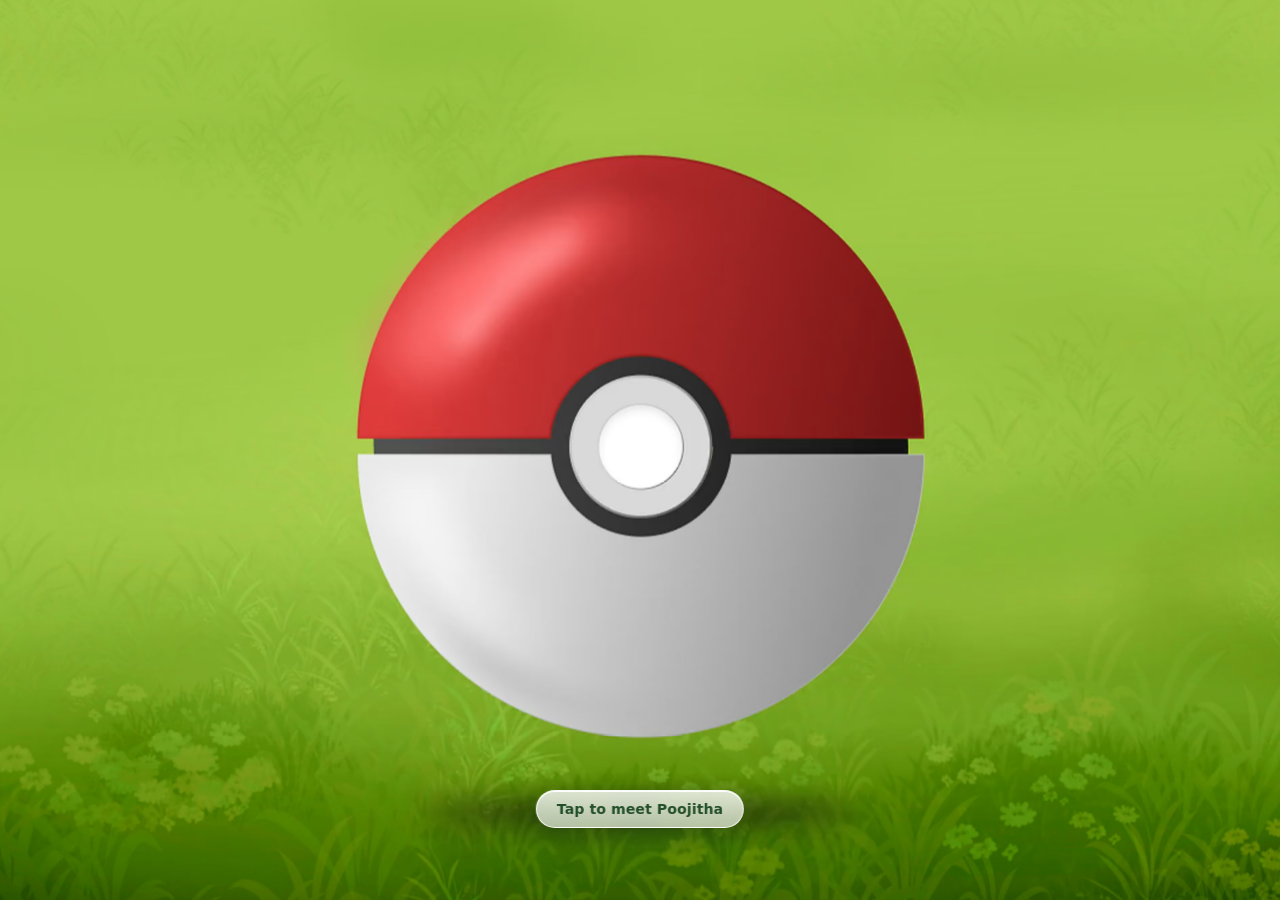
<file: index.html>
<!DOCTYPE html>
<html lang="en">
<head>
  <meta charset="UTF-8" />
  <meta name="viewport" content="width=device-width, initial-scale=1.0" />
  <title>Madabathula Poojitha · Portfolio</title>
  <link rel="icon" type="image/png" href="favicon.png" />
  <style>
    * { box-sizing: border-box; margin: 0; padding: 0; }
    html, body { height: 100%; }
    body { font-family: "Inter", "Segoe UI", system-ui, sans-serif; }

    #home {
      position: fixed; inset: 0; overflow: hidden;
      background: #9ccb6a;            /* grass-green until the poster paints */
      cursor: pointer;
    }
    #v {
      position: absolute; inset: 0;
      width: 100%; height: 100%;
      object-fit: cover; object-position: center;
      display: block; pointer-events: none;
      transform: scale(1.08);
      will-change: transform;
    }
    .hint {
      position: absolute; left: 50%; bottom: 8%;
      z-index: 3; margin: 0;
      display: inline-flex; align-items: center; gap: 9px; white-space: nowrap;
      padding: 10px 20px;
      color: #234f28; font-weight: 700; font-size: 14px; letter-spacing: .01em;
      background: linear-gradient(180deg, rgba(255,255,255,.82), rgba(255,255,255,.64));
      border: 1px solid rgba(255,255,255,.9); border-radius: 999px;
      box-shadow: 0 12px 28px rgba(26,60,28,.26), inset 0 1px 0 rgba(255,255,255,.95);
      -webkit-backdrop-filter: blur(10px) saturate(1.3);
      backdrop-filter: blur(10px) saturate(1.3);
      transform: translate(-50%, 0);
      animation: hintFloat 2.8s ease-in-out infinite;
    }
    #home.playing .hint {
      opacity: 0; transform: translate(-50%, 10px);
      transition: opacity .25s ease, transform .25s ease;
    }
    @keyframes hintFloat {
      0%, 100% { transform: translate(-50%, 0); }
      50%      { transform: translate(-50%, -5px); }
    }
    @media (prefers-reduced-motion: reduce) { .hint, #v { animation: none; } }

    /* portrait phones: cover-cropping clips the ball, so fit it and let the
       grass background fill the rest instead */
    @media (max-aspect-ratio: 5/8) {
      #home { background: #9ccb6a center center / cover no-repeat url("grass.jpg"); }
      #v {
        inset: auto; left: 50%; top: 50%;
        width: 175vw; height: auto;
        object-fit: fill;
        transform: translate(-50%, -50%) !important;
        animation: none !important;
        /* fade the video's top/bottom edges into the grass bg (no seam line) */
        -webkit-mask: linear-gradient(to bottom, transparent 0, #000 15%, #000 85%, transparent 100%);
                mask: linear-gradient(to bottom, transparent 0, #000 15%, #000 85%, transparent 100%);
      }
    }
  </style>
</head>
<body>
  <section id="home">
    <video id="v" muted playsinline preload="auto" poster="poster.png">
      <source src="home.mp4" type="video/mp4" />
    </video>
    <p class="hint">Tap to meet Poojitha</p>
  </section>

  <script>
    (function () {
      var NEXT = "details.html";      // → /portfolio/details when deployed
      var home = document.getElementById("home");
      var v = document.getElementById("v");
      var reduce = window.matchMedia("(prefers-reduced-motion: reduce)").matches;
      var busy = false, done = false;

      // gentle idle bob + cursor-reactive lean, composed into one transform
      var tx = 0, ty = 0, cx = 0, cy = 0, raf = 0, t0 = 0;
      function onMove(e) {
        var r = home.getBoundingClientRect();
        tx = (e.clientX - r.left - r.width / 2) / (r.width / 2);   // -1..1
        ty = (e.clientY - r.top - r.height / 2) / (r.height / 2);  // -1..1
      }
      function recentre() { tx = 0; ty = 0; }                     // ease back when cursor leaves
      function loop(now) {
        if (!t0) t0 = now;
        var bob = Math.sin((now - t0) / 3400 * 6.2832) * 1.1;      // gentle idle ±1.1%, ~3.4s
        cx += (tx - cx) * 0.09;                                    // smoothly follow the cursor
        cy += (ty - cy) * 0.09;
        var X = (cx * 2.2).toFixed(2);
        var Y = (bob + cy * 1.6).toFixed(2);
        var rot = (cx * 1.8).toFixed(2);
        v.style.transform = "scale(1.08) translate(" + X + "%," + Y + "%) rotate(" + rot + "deg)";
        raf = requestAnimationFrame(loop);
      }
      // wobble/cursor-lean only on devices with a real pointer (skip on touch)
      if (!reduce && window.matchMedia("(hover: hover) and (pointer: fine)").matches) {
        home.addEventListener("mousemove", onMove);
        home.addEventListener("mouseleave", recentre);
        raf = requestAnimationFrame(loop);
      }

      function go() { if (done) return; done = true; window.location.href = NEXT; }
      v.addEventListener("ended", go);

      home.addEventListener("click", function () {
        if (busy) return;
        busy = true;
        if (raf) cancelAnimationFrame(raf);          // freeze the ball where it is
        home.removeEventListener("mousemove", onMove);
        home.classList.add("playing");
        if (reduce) { go(); return; }
        var p = v.play();                // already at frame 0 — no seek, no hitch
        if (p && p.catch) p.catch(go);   // if playback is blocked, just navigate
        setTimeout(go, 900);             // safety net (video is ~0.6s)
      });
    })();
  </script>
</body>
</html>
</file>
